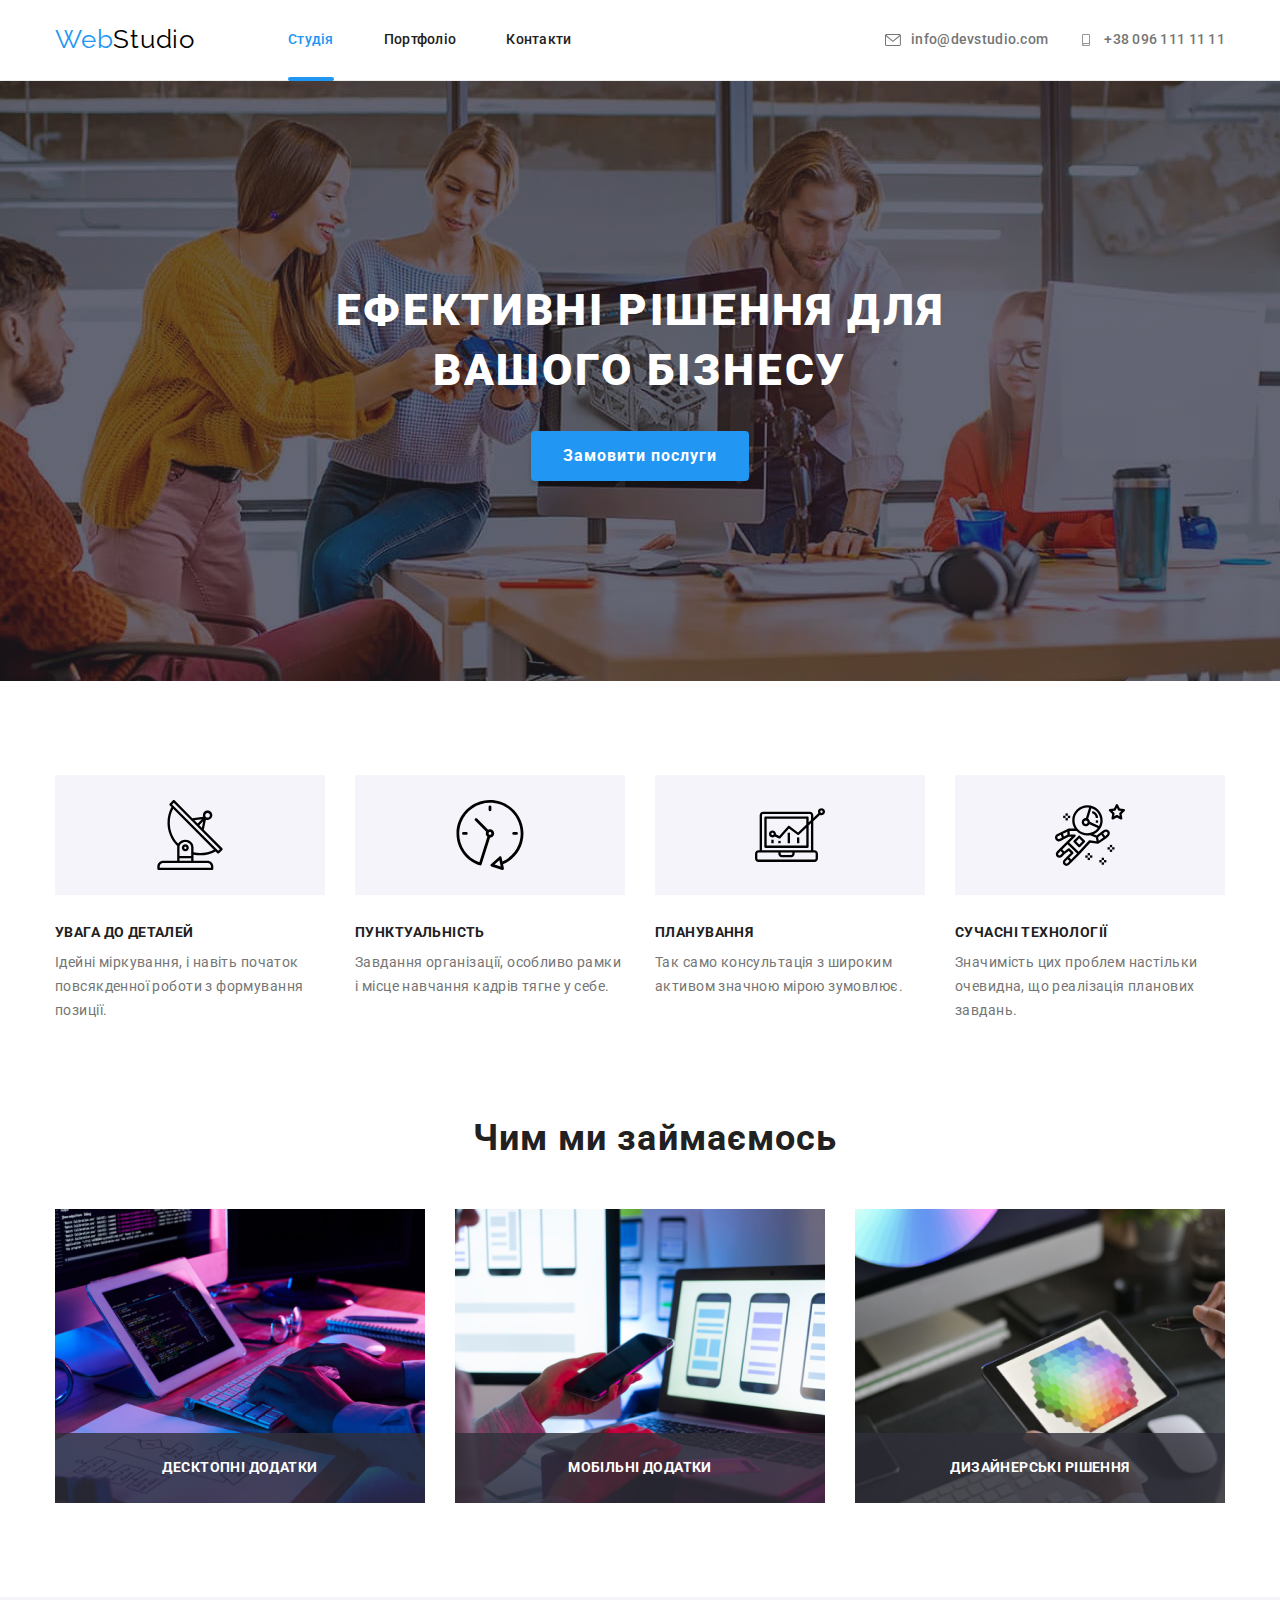
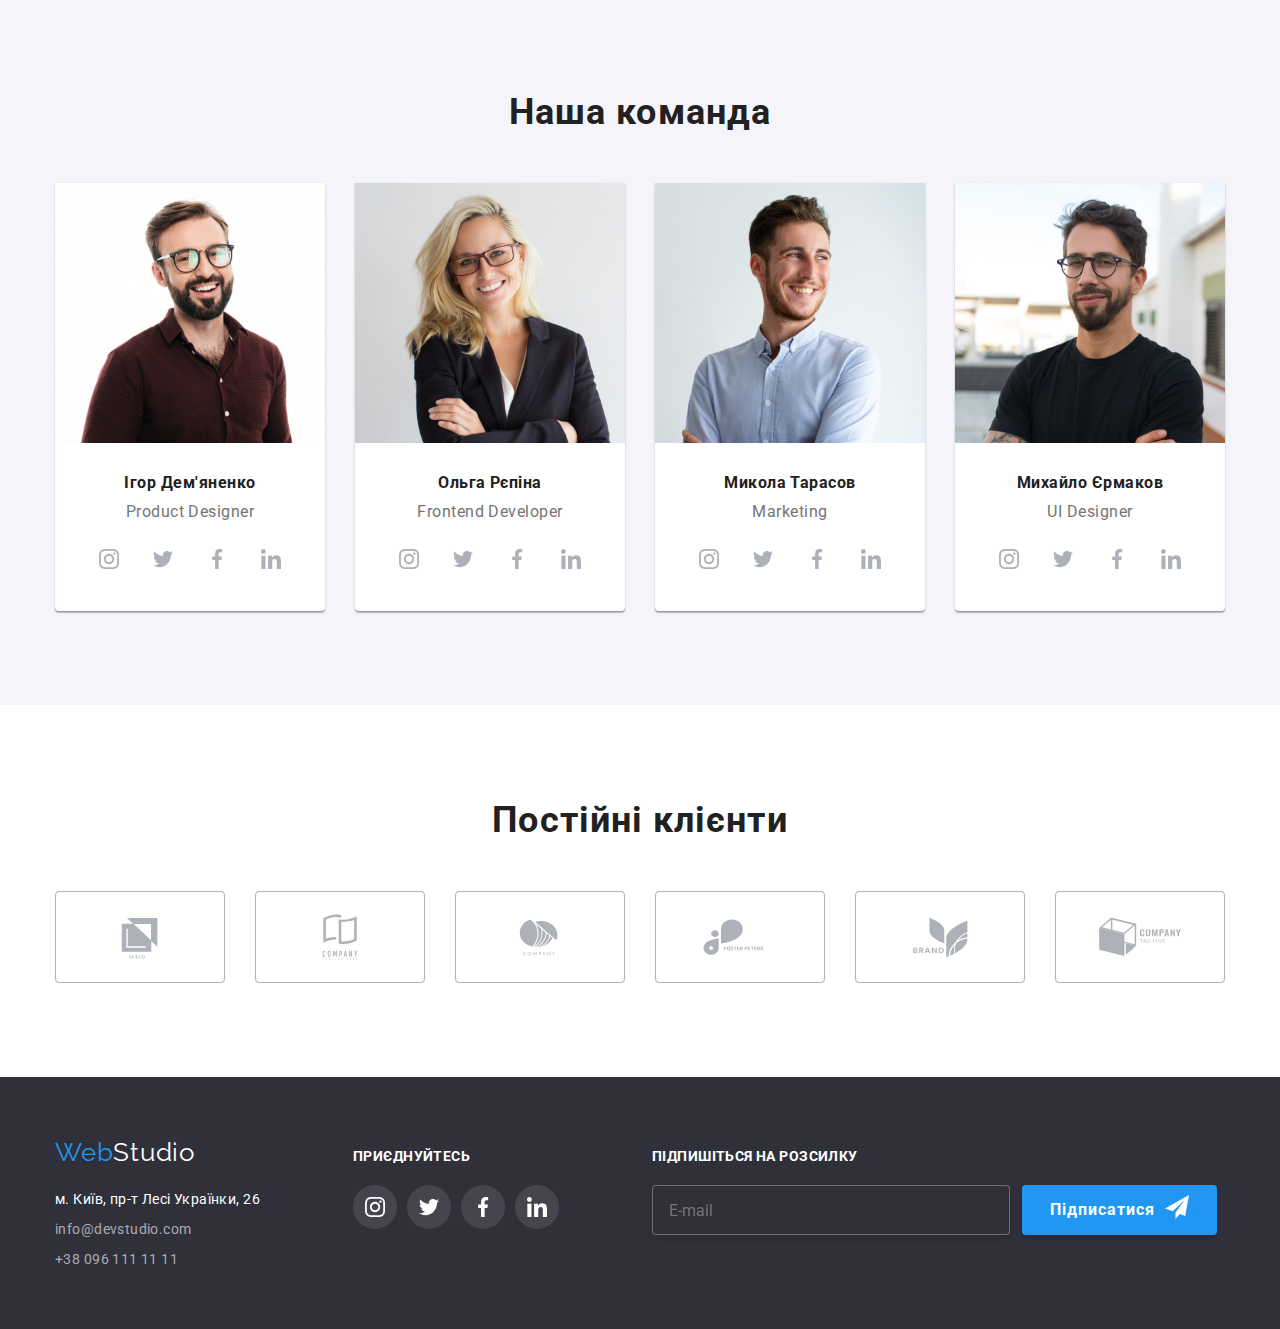
<file: index.html>
<!DOCTYPE html>
<html lang="en">
  <head>
    <meta charset="UTF-8" />
    <meta http-equiv="X-UA-Compatible" content="IE=edge" />
    <meta name="viewport" content="width=device-width, initial-scale=1.0" />
    <title>Document</title>
    <link
      href="https://fonts.googleapis.com/css2?family=Raleway:wght@700&family=Roboto:wght@400;500;700;900&display=swap"
      rel="stylesheet"
    />
    <link
      rel="stylesheet"
      href="https://cdn.jsdelivr.net/npm/modern-normalize@1.1.0/modern-normalize.min.css"
    />
    <link rel="stylesheet" href="./css/styles.css" />
  </head>
  <body>
    <!-- Шапка -->
    <header class="site-top underline">
      <div class="container flex">
        <a href="./index.html" class="site-top-logo" lang="en"
          ><span class="site-top-name">Web</span>Studio</a
        >
        <nav class="main-nav">
          <ul class="site-top-dots">
            <li class="item">
              <a class="site-top-link current" href="./index.html">Студія</a>
            </li>
            <li class="item">
              <a class="site-top-link" href="./portfolio.html">Портфоліо</a>
            </li>
            <li class="item">
              <div>
                <a class="site-top-link" href="/">Контакти</a>
              </div>
            </li>
          </ul>
        </nav>
        <ul class="site-top-dots">
          <li class="item-adress">
            <a class="site-top-email" href="mailto:info@devstudio.com"
              ><svg class="nav-img" width="16" height="12">
                <use href="./img/sprite.svg#envelope"></use></svg
              >info@devstudio.com</a
            >
          </li>
          <li class="item">
            <a class="site-top-tel" href="tel:+380961111111"
              ><svg class="nav-img" width="16" height="12">
                <use href="./img/sprite.svg#smartphone"></use></svg
              >+38 096 111 11 11</a
            >
          </li>
        </ul>
      </div>
    </header>

    <!-- Інформація з замовлення послуг -->
    <main>
      <section class="hero">
        <div class="container">
          <h1 class="hero-text">Ефективні рішення для вашого бізнесу</h1>
          <button class="hero-btn" data-modal-open type="button" name="Замовити послуги">
            Замовити послуги
          </button>
        </div>
      </section>

      <!-- Особливості -->
      <section class="spacials section">
        <div class="container">
          <ul class="spacials-dots section list">
            <li class="spacials-list">
              <div class="spacial-item">
                <svg width="70" height="70">
                  <use href="./img/sprite.svg#antenna"></use>
                </svg>
              </div>
              <h3 class="spacials-tittle">УВАГА ДО ДЕТАЛЕЙ</h3>
              <p class="spacials-text">
                Ідейні міркування, і навіть початок повсякденної роботи з формування позиції.
              </p>
            </li>
            <li class="spacials-list">
              <div class="spacial-item">
                <svg width="70" height="70">
                  <use href="./img/sprite.svg#clock"></use>
                </svg>
              </div>
              <h3 class="spacials-tittle">ПУНКТУАЛЬНІСТЬ</h3>
              <p class="spacials-text">
                Завдання організації, особливо рамки і місце навчання кадрів тягне у себе.
              </p>
            </li>
            <li class="spacials-list">
              <div class="spacial-item">
                <svg width="70" height="70">
                  <use href="./img/sprite.svg#diagram"></use>
                </svg>
              </div>
              <h3 class="spacials-tittle">ПЛАНУВАННЯ</h3>
              <p class="spacials-text">
                Так само консультація з широким активом значною мірою зумовлює.
              </p>
            </li>
            <li class="spacials-list">
              <div class="spacial-item">
                <svg width="70" height="70">
                  <use href="./img/sprite.svg#astronaut"></use>
                </svg>
              </div>
              <h3 class="spacials-tittle">СУЧАСНІ ТЕХНОЛОГІЇ</h3>
              <p class="spacials-text">
                Значимість цих проблем настільки очевидна, що реалізація планових завдань.
              </p>
            </li>
          </ul>
        </div>
      </section>

      <!-- Чим ми займаємось -->
      <section class="presentation section">
        <div class="container">
          <h2 class="presentation-tittle container">Чим ми займаємось</h2>
          <ul class="presentation-dots">
            <li class="presentation-list">
              <div class="relative">
                <img
                  class="picture"
                  src="./img/box1.jpg"
                  alt="написание кода"
                  width="370"
                  height="294"
                />
                <h3 class="subtitle">Десктопні додатки</h3>
              </div>
            </li>
            <li class="presentation-list">
              <div class="relative">
                <img
                  class="picture"
                  src="./img/box2.jpg"
                  alt="написание кода"
                  width="370"
                  height="294"
                />
                <h3 class="subtitle">Мобільні додатки</h3>
              </div>
            </li>
            <li class="presentation-list">
              <div class="relative">
                <img
                  class="picture"
                  src="./img/box3.jpg"
                  alt="написание кода"
                  width="370"
                  height="294"
                />
                <h3 class="subtitle">Дизайнерські рішення</h3>
              </div>
            </li>
          </ul>
        </div>
      </section>

      <!-- Наша команда -->
      <section class="team section">
        <h2 class="team-tittle container">Наша команда</h2>
        <ul class="team-dots container">
          <li class="team-list">
            <div class="team-area">
              <img
                src="./img/foto1.jpg"
                alt="Product Designer Ігор Дем'яненко"
                width="270"
                height="260"
              />
              <div class="team-area-footer">
                <h3 class="team-name">Ігор Дем'яненко</h3>
                <p class="team-job">Product Designer</p>
              </div>
              <ul class="list-link">
                <li class="social-box">
                  <a class="social-link" href="">
                    <svg class="social-icon" width="20" height="20">
                      <use href="./img/sprite.svg#instagram"></use>
                    </svg>
                  </a>
                </li>
                <li class="social-box">
                  <a class="social-link" href="">
                    <svg class="social-icon" width="20" height="20">
                      <use href="./img/sprite.svg#twitter"></use>
                    </svg>
                  </a>
                </li>
                <li class="social-box">
                  <a class="social-link" href="">
                    <svg class="social-icon" width="20" height="20">
                      <use href="./img/sprite.svg#facebook"></use>
                    </svg>
                  </a>
                </li>
                <li class="social-box">
                  <a class="social-link" href="">
                    <svg class="social-icon" width="20" height="20">
                      <use href="./img/sprite.svg#linkedin"></use>
                    </svg>
                  </a>
                </li>
              </ul>
            </div>
          </li>
          <li class="team-list">
            <div class="team-area">
              <img
                src="./img/foto2.jpg"
                alt="Frontend Developer Ольга Рєпіна"
                width="270"
                height="260"
              />
              <div class="team-area-footer">
                <h3 class="team-name">Ольга Рєпіна</h3>
                <p class="team-job">Frontend Developer</p>
              </div>
              <ul class="list-link">
                <li>
                  <a class="social-link" href="">
                    <svg class="social-icon" width="20" height="20">
                      <use href="./img/sprite.svg#instagram"></use>
                    </svg>
                  </a>
                </li>
                <li>
                  <a class="social-link" href="">
                    <svg class="social-icon" width="20" height="20">
                      <use href="./img/sprite.svg#twitter"></use>
                    </svg>
                  </a>
                </li>
                <li>
                  <a class="social-link" href="">
                    <svg class="social-icon" width="20" height="20">
                      <use href="./img/sprite.svg#facebook"></use>
                    </svg>
                  </a>
                </li>
                <li>
                  <a class="social-link" href="">
                    <svg class="social-icon" width="20" height="20">
                      <use href="./img/sprite.svg#linkedin"></use>
                    </svg>
                  </a>
                </li>
              </ul>
            </div>
          </li>
          <li class="team-list">
            <div class="team-area">
              <img src="./img/foto3.jpg" alt="Marketing Микола Тарасов" width="270" height="260" />
              <div class="team-area-footer">
                <h3 class="team-name">Микола Тарасов</h3>
                <p class="team-job">Marketing</p>
              </div>
              <ul class="list-link">
                <li>
                  <a class="social-link" href="">
                    <svg class="social-icon" width="20" height="20">
                      <use href="./img/sprite.svg#instagram"></use>
                    </svg>
                  </a>
                </li>
                <li>
                  <a class="social-link" href="">
                    <svg class="social-icon" width="20" height="20">
                      <use href="./img/sprite.svg#twitter"></use>
                    </svg>
                  </a>
                </li>
                <li>
                  <a class="social-link" href="">
                    <svg class="social-icon" width="20" height="20">
                      <use href="./img/sprite.svg#facebook"></use>
                    </svg>
                  </a>
                </li>
                <li>
                  <a class="social-link" href="">
                    <svg class="social-icon" width="20" height="20">
                      <use href="./img/sprite.svg#linkedin"></use>
                    </svg>
                  </a>
                </li>
              </ul>
            </div>
          </li>
          <li class="team-list">
            <div class="team-area">
              <img
                src="./img/foto4.jpg"
                alt="UI Designer Михайло Єрмаков"
                width="270"
                height="260"
              />
              <div class="team-area-footer">
                <h3 class="team-name">Михайло Єрмаков</h3>
                <p class="team-job">UI Designer</p>
              </div>
              <ul class="list-link">
                <li>
                  <a class="social-link" href="">
                    <svg class="social-icon" width="20" height="20">
                      <use href="./img/sprite.svg#instagram"></use>
                    </svg>
                  </a>
                </li>
                <li>
                  <a class="social-link" href="">
                    <svg class="social-icon" width="20" height="20">
                      <use href="./img/sprite.svg#twitter"></use>
                    </svg>
                  </a>
                </li>
                <li>
                  <a class="social-link" href="">
                    <svg class="social-icon" width="20" height="20">
                      <use href="./img/sprite.svg#facebook"></use>
                    </svg>
                  </a>
                </li>
                <li>
                  <a class="social-link" href="">
                    <svg class="social-icon" width="20" height="20">
                      <use href="./img/sprite.svg#linkedin"></use>
                    </svg>
                  </a>
                </li>
              </ul>
            </div>
          </li>
        </ul>
      </section>

      <!-- Постійні клієнти -->
      <section class="client section">
        <h2 class="client-tittle">Постійні клієнти</h2>
        <ul class="client-dots">
          <li class="client-list">
            <a class="client-item" href="#"
              ><svg class="client-icon" width="170" height="92">
                <use href="./img/sprite.svg#logo-one"></use></svg
            ></a>
          </li>
          <li class="client-list">
            <a class="client-item" href=""
              ><svg class="client-icon" width="170" height="92">
                <use href="./img/sprite.svg#logo-two"></use></svg
            ></a>
          </li>
          <li class="client-list">
            <a class="client-item" href=""
              ><svg class="client-icon" width="170" height="92">
                <use href="./img/sprite.svg#logo-three"></use></svg
            ></a>
          </li>
          <li class="client-list">
            <a class="client-item" href=""
              ><svg class="client-icon" width="170" height="92">
                <use href="./img/sprite.svg#logo-four"></use></svg
            ></a>
          </li>
          <li class="client-list">
            <a class="client-item" href=""
              ><svg class="client-icon" width="170" height="92">
                <use href="./img/sprite.svg#logo-five"></use></svg
            ></a>
          </li>
          <li class="client-list">
            <a class="client-item" href=""
              ><svg class="client-icon" width="170" height="92">
                <use href="./img/sprite.svg#logo-six"></use></svg
            ></a>
          </li>
        </ul>
      </section>
    </main>

    <!-- Підвал -->
    <footer class="footr">
      <div class="container footer-box">
        <div>
          <div class="footer-a">
            <a class="footr-logo" href="./index.html"><span class="footr-name">Web</span>Studio</a>
          </div>
          <div class="footer-adres">
            <address>
              <ul class="footr-dots">
                <li class="footr-list">
                  <a class="footr-address" href="https://www.google.com/maps/preview"
                    >м. Київ, пр-т Лесі Українки, 26</a
                  >
                </li>
                <li class="footr-list">
                  <a class="footr-email" href="mailto:">info@devstudio.com</a>
                </li>
                <li class="footr-list">
                  <a class="footr-telefone" href="tel:+380961111111">+38 096 111 11 11</a>
                </li>
              </ul>
            </address>
          </div>
        </div>
        <div class="footer-links-box">
          <p class="footer-tittle">приєднуйтесь</p>
          <ul class="footer-list">
            <li>
              <a class="footer-link" href=""
                ><svg class="footer-icon" width="20" height="20">
                  <use href="./img/sprite.svg#instagram"></use></svg
              ></a>
            </li>
            <li>
              <a class="footer-link" href=""
                ><svg class="footer-icon" width="20" height="20">
                  <use href="./img/sprite.svg#twitter"></use></svg
              ></a>
            </li>
            <li>
              <a class="footer-link" href=""
                ><svg class="footer-icon" width="20" height="20">
                  <use href="./img/sprite.svg#facebook"></use></svg
              ></a>
            </li>
            <li>
              <a class="footer-link" href=""
                ><svg class="footer-icon" width="20" height="20">
                  <use href="./img/sprite.svg#linkedin"></use></svg
              ></a>
            </li>
          </ul>
        </div>
        <div>
          <p class="label-tittle">Підпишіться на розсилку</p>
          <form class="email-input">
            <input class="footer-input" type="email" placeholder="E-mail" name="Email" required />
            <button class="submit-btn" type="submit">
              Підписатися
              <svg class="submit-icon" width="24" height="24">
                <use href="./img/sprite.svg#icon-submit"></use>
              </svg>
            </button>
          </form>
        </div>
      </div>
    </footer>

    <!-- Модальне вікно -->
    <div class="backdrop is-hidden" data-modal>
      <div class="modal">
        <button class="button-close" data-modal-close>
          <svg class="button-close-icone" width="18" height="18">
            <use href="./img/sprite.svg#icon-close"></use>
          </svg>
        </button>
        <form class="form">
          <p class="modal-box">Залиште свої дані, ми вам передзвонимо</p>
          <div class="modal-relative">
            <label class="modal-label" for="user-name">Ім'я</label>
            <input
              class="message"
              type="text"
              id="user-name"
              name="user-name"
              maxlength="30"
              required
            />
            <svg class="modal-icon" width="18" height="18">
              <use href="./img/sprite.svg#icon-person"></use>
            </svg>
          </div>

          <div class="modal-relative">
            <label class="modal-label" for="user-tel">Телефон</label>
            <input
              class="message"
              type="tel"
              id="user-tel"
              name="user-tel"
              maxlength="10"
              required
            />
            <svg class="modal-icon" width="18" height="18">
              <use href="./img/sprite.svg#icon-phone"></use>
            </svg>
          </div>

          <div class="modal-relative">
            <label class="modal-label" for="user-mail">Пошта</label>
            <input class="message" type="email" id="user-mail" name="user-mail" required />
            <svg class="modal-icon" width="18" height="18">
              <use href="./img/sprite.svg#icon-email"></use>
            </svg>
          </div>

          <div class="modal-relative">
            <label class="modal-label" for="user-message">Коментар</label>
            <textarea
              id="user-message"
              class="textarea message"
              name="massage"
              placeholder="Введіть текст"
            ></textarea>
          </div>

          <label class="form-checkbox-label" for="privacy">
            <input
              class="form-checkbox-input visually-hidden"
              required
              type="checkbox"
              name="privacy"
              id="privacy"
            />
            <svg class="custom-checkbox-icon">
              <use class="custom-checkbox-sub-icon" href="./img/sprite.svg#checked"></use>
            </svg>
            Погоджуюся з розсилкою та приймаю&nbsp;

            <a href="" class="privacy-link"> Умови договору</a>
          </label>
          <button class="modal-btn" type="submit">Відправити</button>
        </form>
      </div>
    </div>

    <script src="./index.js"></script>
  </body>
</html>
</file>
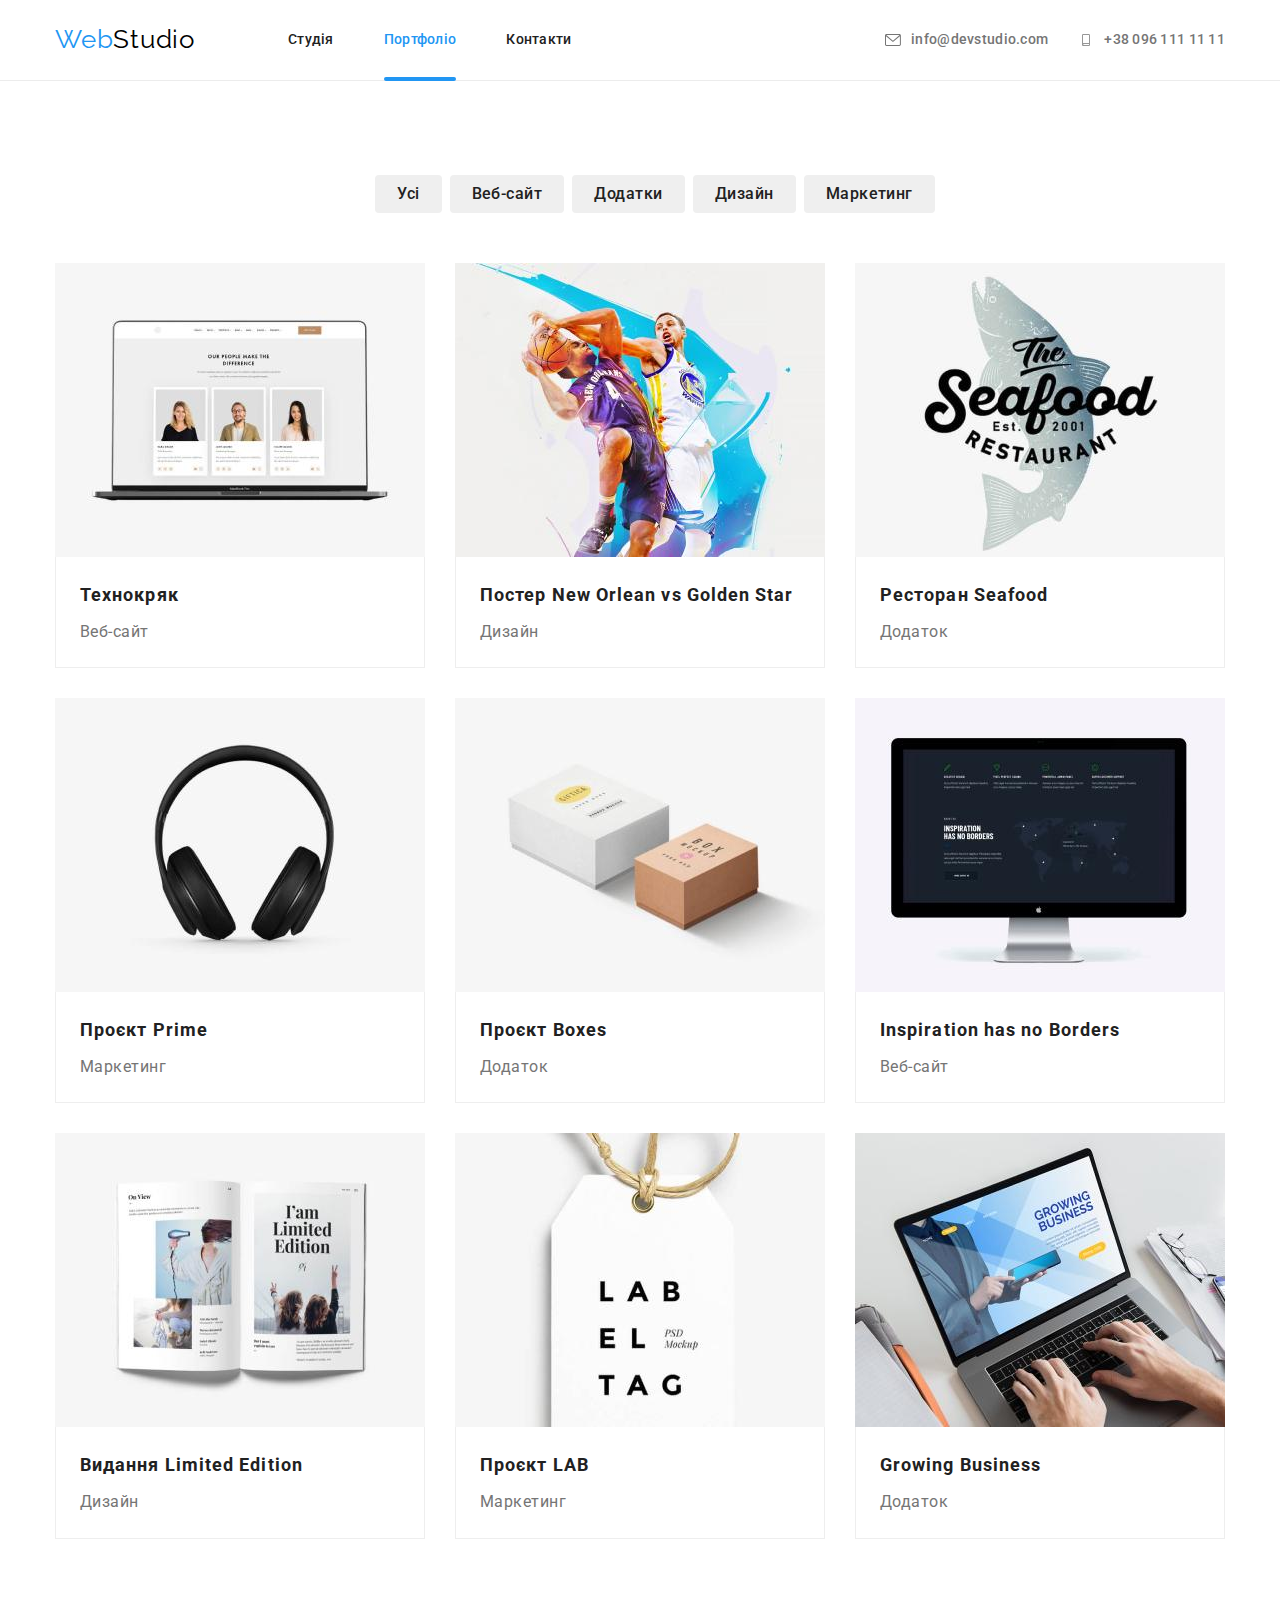
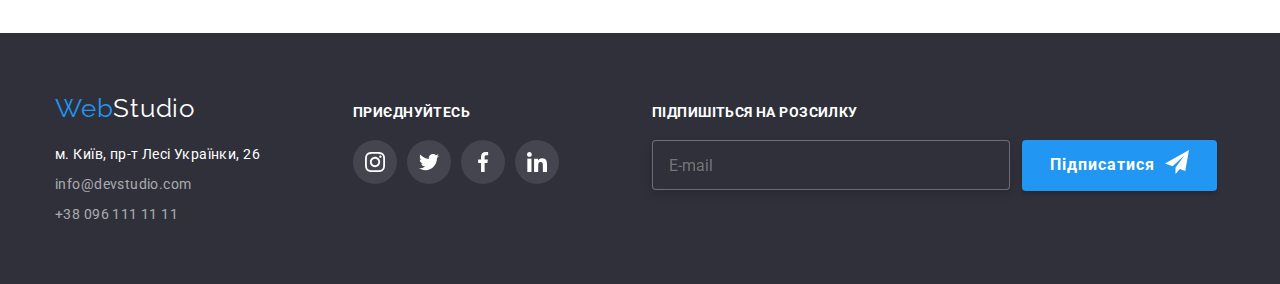
<file: portfolio.html>
<!DOCTYPE html>
<html lang="en">
  <head>
    <meta charset="UTF-8" />
    <meta http-equiv="X-UA-Compatible" content="IE=edge" />
    <meta name="viewport" content="width=device-width, initial-scale=1.0" />
    <title>Document</title>
    <link
      href="https://fonts.googleapis.com/css2?family=Raleway:wght@700&family=Roboto:wght@400;500;700;900&display=swap"
      rel="stylesheet"
    />
    <link
      rel="stylesheet"
      href="https://cdn.jsdelivr.net/npm/modern-normalize@1.1.0/modern-normalize.min.css"
    />
    <link rel="stylesheet" href="./css/styles.css" />
  </head>
  <body>
    <!-- Шапка -->
    <header class="site-top underline">
      <div class="container flex">
        <a href="./portfolio.html" class="site-top-logo" lang="en"
          ><span class="site-top-name">Web</span>Studio</a
        >
        <nav class="main-nav">
          <ul class="site-top-dots">
            <li class="item">
              <a class="site-top-link" href="./index.html">Студія</a>
            </li>
            <li class="item">
              <a class="site-top-link current" href="./portfolio.html">Портфоліо</a>
            </li>
            <li class="item">
              <a class="site-top-link" href="/">Контакти</a>
            </li>
          </ul>
        </nav>
        <ul class="site-top-dots">
          <li class="item-adress">
            <a class="site-top-email" href="mailto:info@devstudio.com"
              ><svg class="nav-img" width="16" height="12">
                <use href="./img/sprite.svg#envelope"></use></svg
              >info@devstudio.com</a
            >
          </li>
          <li class="item">
            <a class="site-top-tel" href="tel:+380961111111"
              ><svg class="nav-img" width="16" height="12">
                <use href="./img/sprite.svg#smartphone"></use></svg
              >+38 096 111 11 11</a
            >
          </li>
        </ul>
      </div>
    </header>

    <!-- Портфоліо -->
    <main class="portfolio">
      <section class="section">
        <div class="container">
          <h1 class="visually-hidden">Що ми пропонуємо</h1>
          <ul class="portfolio-nav container">
            <li class="portfolio-nav-list">
              <button class="portfolio-bt" type="button" name="Усі">Усі</button>
            </li>
            <li class="portfolio-nav-list">
              <button class="portfolio-bt" type="button" name="Усі">Веб-сайт</button>
            </li>
            <li class="portfolio-nav-list">
              <button class="portfolio-bt" type="button" name="Усі">Додатки</button>
            </li>
            <li class="portfolio-nav-list">
              <button class="portfolio-bt" type="button" name="Усі">Дизайн</button>
            </li>
            <li class="portfolio-nav-list">
              <button class="portfolio-bt" type="button" name="Усі">Маркетинг</button>
            </li>
          </ul>
        </div>
        <ul class="portfolio-projects container card-set">
          <li class="portfolio-list">
            <a class="portfolio-box" href="">
              <div class="overlay-wrapper">
                <img src="./img/portfolio1.jpg" alt="Технокряк" width="370" height="294" />
                <div class="overlay">
                  <p class="overlay-text">
                    Ресурс пропонує комплексні пропозиції з різним рівнем функціоналу та сервісів.
                    Все це дозволить відвідувачу отримати вичерпні відомості про компанію чи
                    приватну особу.
                  </p>
                </div>
              </div>
              <div class="card-item">
                <h2 class="portfolio-picture">Технокряк</h2>
                <p class="portfolio-text">Веб-сайт</p>
              </div>
            </a>
          </li>
          <li class="portfolio-list">
            <a class="portfolio-box" href="">
              <div class="overlay-wrapper">
                <img
                  src="./img/portfolio2.jpg"
                  alt="Постер New Orlean vs Golden Star"
                  width="370"
                  height="294"
                />
                <div class="overlay">
                  <p class="overlay-text">
                    Ресурс пропонує комплексні пропозиції з різним рівнем функціоналу та сервісів.
                    Все це дозволить відвідувачу отримати вичерпні відомості про компанію чи
                    приватну особу.
                  </p>
                </div>
              </div>
              <div class="card-item">
                <h2 class="portfolio-picture">Постер New Orlean vs Golden Star</h2>
                <p class="portfolio-text">Дизайн</p>
              </div>
            </a>
          </li>
          <li class="portfolio-list">
            <a class="portfolio-box" href="">
              <div class="overlay-wrapper">
                <img src="./img/portfolio3.jpg" alt="Ресторан Seafood" width="370" height="294" />
                <div class="overlay">
                  <p class="overlay-text">
                    Ресурс пропонує комплексні пропозиції з різним рівнем функціоналу та сервісів.
                    Все це дозволить відвідувачу отримати вичерпні відомості про компанію чи
                    приватну особу.
                  </p>
                </div>
              </div>
              <div class="card-item">
                <h2 class="portfolio-picture">Ресторан Seafood</h2>
                <p class="portfolio-text">Додаток</p>
              </div>
            </a>
          </li>
          <li class="portfolio-list">
            <a class="portfolio-box" href="">
              <div class="overlay-wrapper">
                <img src="./img/portfolio4.jpg" alt="Проєкт Prime" width="370" height="294" />
                <div class="overlay">
                  <p class="overlay-text">
                    Ресурс пропонує комплексні пропозиції з різним рівнем функціоналу та сервісів.
                    Все це дозволить відвідувачу отримати вичерпні відомості про компанію чи
                    приватну особу.
                  </p>
                </div>
              </div>
              <div class="card-item">
                <h2 class="portfolio-picture">Проєкт Prime</h2>
                <p class="portfolio-text">Маркетинг</p>
              </div>
            </a>
          </li>
          <li class="portfolio-list">
            <a class="portfolio-box" href="">
              <div class="overlay-wrapper">
                <img src="./img/portfolio5.jpg" alt="Проєкт Boxes" width="370" height="294" />
                <div class="overlay">
                  <p class="overlay-text">
                    Ресурс пропонує комплексні пропозиції з різним рівнем функціоналу та сервісів.
                    Все це дозволить відвідувачу отримати вичерпні відомості про компанію чи
                    приватну особу.
                  </p>
                </div>
              </div>
              <div class="card-item">
                <h2 class="portfolio-picture">Проєкт Boxes</h2>
                <p class="portfolio-text">Додаток</p>
              </div>
            </a>
          </li>
          <li class="portfolio-list">
            <a class="portfolio-box" href="">
              <div class="overlay-wrapper">
                <img
                  src="./img/portfolio6.jpg"
                  alt="Inspiration has no Borders"
                  width="370"
                  height="294"
                />
                <div class="overlay">
                  <p class="overlay-text">
                    Ресурс пропонує комплексні пропозиції з різним рівнем функціоналу та сервісів.
                    Все це дозволить відвідувачу отримати вичерпні відомості про компанію чи
                    приватну особу.
                  </p>
                </div>
              </div>
              <div class="card-item">
                <h2 class="portfolio-picture">Inspiration has no Borders</h2>
                <p class="portfolio-text">Веб-сайт</p>
              </div>
            </a>
          </li>
          <li class="portfolio-list">
            <a class="portfolio-box" href="">
              <div class="overlay-wrapper">
                <img
                  src="./img/portfolio7.jpg"
                  alt="Видання Limited Edition"
                  width="370"
                  height="294"
                />
                <div class="overlay">
                  <p class="overlay-text">
                    Ресурс пропонує комплексні пропозиції з різним рівнем функціоналу та сервісів.
                    Все це дозволить відвідувачу отримати вичерпні відомості про компанію чи
                    приватну особу.
                  </p>
                </div>
              </div>
              <div class="card-item">
                <h2 class="portfolio-picture">Видання Limited Edition</h2>
                <p class="portfolio-text">Дизайн</p>
              </div>
            </a>
          </li>
          <li class="portfolio-list">
            <a class="portfolio-box" href="">
              <div class="overlay-wrapper">
                <img src="./img/portfolio8.jpg" alt="Проєкт LAB" width="370" height="294" />
                <div class="overlay">
                  <p class="overlay-text">
                    Ресурс пропонує комплексні пропозиції з різним рівнем функціоналу та сервісів.
                    Все це дозволить відвідувачу отримати вичерпні відомості про компанію чи
                    приватну особу.
                  </p>
                </div>
              </div>
              <div class="card-item">
                <h2 class="portfolio-picture">Проєкт LAB</h2>
                <p class="portfolio-text">Маркетинг</p>
              </div>
            </a>
          </li>
          <li class="portfolio-list">
            <a class="portfolio-box" href="">
              <div class="overlay-wrapper">
                <img src="./img/portfolio9.jpg" alt="Growing Business" width="370" height="294" />
                <div class="overlay">
                  <p class="overlay-text">
                    Ресурс пропонує комплексні пропозиції з різним рівнем функціоналу та сервісів.
                    Все це дозволить відвідувачу отримати вичерпні відомості про компанію чи
                    приватну особу.
                  </p>
                </div>
              </div>
              <div class="card-item">
                <h2 class="portfolio-picture">Growing Business</h2>
                <p class="portfolio-text">Додаток</p>
              </div>
            </a>
          </li>
        </ul>
      </section>
    </main>

    <!-- Контакти -->
    <footer class="footr">
      <div class="container footer-box">
        <div>
          <div class="footer-a">
            <a class="footr-logo" href="./portfolio.html"
              ><span class="footr-name">Web</span>Studio</a
            >
          </div>
          <div class="footer-adres">
            <address>
              <ul class="footr-dots">
                <li class="footr-list">
                  <a class="footr-address" href="https://www.google.com/maps/preview"
                    >м. Київ, пр-т Лесі Українки, 26</a
                  >
                </li>
                <li class="footr-list">
                  <a class="footr-email" href="mailto:">info@devstudio.com</a>
                </li>
                <li class="footr-list">
                  <a class="footr-telefone" href="tel:+380961111111">+38 096 111 11 11</a>
                </li>
              </ul>
            </address>
          </div>
        </div>
        <div class="footer-links-box">
          <p class="footer-tittle">приєднуйтесь</p>
          <ul class="footer-list">
            <li>
              <a class="footer-link" href=""
                ><svg class="footer-icon" width="20" height="20">
                  <use href="./img/sprite.svg#instagram"></use></svg
              ></a>
            </li>
            <li>
              <a class="footer-link" href=""
                ><svg class="footer-icon" width="20" height="20">
                  <use href="./img/sprite.svg#twitter"></use></svg
              ></a>
            </li>
            <li>
              <a class="footer-link" href=""
                ><svg class="footer-icon" width="20" height="20">
                  <use href="./img/sprite.svg#facebook"></use></svg
              ></a>
            </li>
            <li>
              <a class="footer-link" href=""
                ><svg class="footer-icon" width="20" height="20">
                  <use href="./img/sprite.svg#linkedin"></use></svg
              ></a>
            </li>
          </ul>
        </div>
        <div>
          <p class="label-tittle">Підпишіться на розсилку</p>
          <form class="email-input">
            <input class="footer-input" type="email" placeholder="E-mail" name="Email" required />
            <button class="submit-btn" type="submit">
              Підписатися
              <svg class="submit-icon" width="24" height="24">
                <use href="./img/sprite.svg#icon-submit"></use>
              </svg>
            </button>
          </form>
        </div>
      </div>
    </footer>
  </body>
</html>
</file>
<file: css/styles.css>
:root {
  --white: #ffffff;
  --whitesmoke: #f5f5f5;
  --black: #000000;
  --black-footer: rgba(255, 255, 255, 0.6);
  --blue: #2196f3;
  --grey: #757575;
  --nero: #212121;
  --black-rock: #2f303a;
}

h1,
h2,
h3,
h4,
h5,
h6,
p,
ul
{
  list-style: none;
  padding: 0;
  margin: 0;
} 

.container {
  width: 1200px;
  padding-left: 15px;
  padding-right: 15px;
  margin-left: auto;
  margin-right: auto;
}

.flex {
  display: flex;
  align-items: center
}

.card-set {
  display: flex;
  flex-wrap: wrap;
  gap: 30px;
}

.hero {
  max-width: 1600px;
  height: 600px;
  margin: 0 auto;

  background-image:linear-gradient(to right, rgba(47, 48, 58, 0.4), rgba(47, 48, 58, 0.4)), url(../img/background/background-hero.jpg);
  background-repeat: no-repeat;
  background-position: center;
  background-size: cover;
}

.section {
  padding-top: 94px;
  padding-bottom: 94px;
}

.list {
  margin: 0;
  padding: 0;
  list-style: none;
}

.visually-hidden {
  position: absolute;
  width: 1px;
  height: 1px;
  margin: -1px;
  border: 0;
  padding: 0;

  white-space: nowrap;
  clip-path: inset(100%);
  clip: rect(0 0 0 0);
  overflow: hidden;
}

.underline {
  border-bottom: 1px solid #ECECEC;
}

body {
  font-family: Roboto, sans-serif;
  color: var(--nero);
  background-color: var(--white);
}

/* ===========HEADER=========== */

.site-top-logo {
  color: var(--black);
  font-family: Raleway, sans-serif;
  text-decoration: none;
  line-height: 1.2;
  font-size: 26px;
  letter-spacing: 0.03em;

  padding-top: 24px;
  padding-bottom: 25px;
  margin-right: 93px;
  box-sizing: content-box;
}

.site-top-name {
  color: var(--blue);
}

.site-top-dots {
  display: flex;
  list-style: none;
  margin-left: auto;

  margin-top: 0;
  margin-bottom: 0;
}

.site-top-dots .item {
  margin-right: 50px;
}

.site-top-dots .item:last-child {
  margin-right: 0;
}

.site-top-dots .item-adress {
  margin-right: 30px;
}

.site-top-link {
  display: flex;
  color: var(--nero);
  font-weight: 500;
  text-decoration: none;
  line-height: 1.14;
  font-size: 14px;
  letter-spacing: 0.02em;

  padding-top: 32px;
  padding-bottom: 32px;

  transition: color 250ms cubic-bezier(0.4, 0, 0.2, 1);
}

.site-top-link:hover,
.site-top-link:focus {
  color: var(--blue);
}

.site-top-link.current {
  color: var(--blue);
  position: relative;

  transition-property: background-color 250ms cubic-bezier(0.4, 0, 0.2, 1);;
}

.site-top-link.current::after {
  position: absolute;
  bottom: -1px;
  left: 0px;

  content: "";
  width: 100%;
  height: 4px;
  border-radius: 2px;
  background-color: var(--blue)
}

.item {
  position: relative;
}

.site-top-link:hover::after {
  position: absolute;
  bottom: -1px;
  left: 0px;
  
  content: "";
  width: 100%;
  height: 4px;
  border-radius: 2px;
  background-color: var(--blue)
}

.site-top-link::after {
  content: "";
  background-color: transparent;
  transition: background-color 250ms cubic-bezier(0.4, 0, 0.2, 1);
}

.site-top-email,
.site-top-tel {
  display: flex;
  align-items: center;

  color: var(--grey);
  font-weight: 500;
  line-height: 1.14;
  text-decoration: none;
  font-size: 14px;
  letter-spacing: 0.02em;

  padding-top: 32px;
  padding-bottom: 32px;

  transition: color 250ms cubic-bezier(0.4, 0, 0.2, 1);
}

.site-top-email:hover,
.site-top-email:focus,
.site-top-tel:hover,
.site-top-tel:focus {
  color: var(--blue);
}

.nav-img {
  fill: currentColor;
  margin-right: 10px;
}

/* ===========HERO=========== */

.hero {
  background-color: var(--black-rock);
  text-align: center;
  padding-top: 200px;
  padding-bottom: 200px;
}

.hero-text {
  font-weight: 900;
  line-height: 1.36;
  color: var(--white);
  font-size: 44px;
  text-align: center;
  letter-spacing: 0.06em;
  text-transform: uppercase;

  max-width: 696px;
  margin-left: auto;
  margin-right: auto;
  margin-bottom: 30px;
}

.hero-btn {
  font-family: inherit;
  color: var(--white);
  background-color: var(--blue);
  font-weight: 700;
  line-height: 1.88;
  font-size: 16px;
  letter-spacing: 0.06em;

  border: none;
  border-radius: 4px;
  padding: 10px 32px;
  box-shadow: 0px 4px 4px rgba(0, 0, 0, 0.15);

  transition: background-color 250ms cubic-bezier(0.4, 0, 0.2, 1);
}

.hero-btn:hover,
.hero-btn:focus {
  cursor: pointer;
  background-color: #188CE8;
}



/* ============SPACIALS SECTION=========== */

.spacials-dots {
  display: flex;
  gap: 30px;
}

.spacials-list {
  flex-basis: calc((100% - 30px * 3 ) / 4);
  width: 270px;
}

.spacial-item{
  display: flex;
  height: 120px;
  justify-content: center;
  align-items: center;
  margin-bottom: 30px;
  background-color: #F5F4FA;;
}

.spacials-tittle {
  color: var(--nero);
  font-size: 14px;
  line-height: 1.14;
  font-size: 14px;
  letter-spacing: 0.03em;
  text-transform: uppercase;

  padding: 0;
  margin-bottom: 10px;
}

.spacials-text {
  color: var(--grey);
  font-size: 14px;
  font-weight: 400;
  line-height: 1.71;
  font-size: 14px;
  letter-spacing: 0.03em;
}

/* ==========PRESENTATION SECTION========= */

.presentation {
  padding-top: 0;
}

.presentation-tittle,
.team-tittle,
.client-tittle {
  color: var(--nero);
  font-size: 36px;
  font-weight: 700;
  line-height: 1.17;
  text-align: center;
  letter-spacing: 0.03em;

  margin-bottom: 50px;
  justify-content: center;
}

.presentation-dots,
.team-dots {
  list-style: none;
  display: flex;
  gap: 30px;
  margin-top: 0;
  margin-bottom: 0;
  line-height: 0;
}

.presentation-list {
  flex-basis: calc(( 100% - 30px * 2) / 3);
}

.relative {
  position: relative;
  width: 370px;
}

.subtitle {
  position: absolute;
  width: 100%;
  background-color: rgba(47, 48, 58, 0.8);
  bottom: 0;

  font-size: 14px;
  font-weight: 700;
  line-height: 1.14;
  text-align: center;
  letter-spacing: 0.03em;
  text-transform: uppercase;
  color: #FFFFFF;

  padding-top: 27px;
  padding-bottom: 27px;
}

/* ===========TEAM SECTION=========== */

.team {
  background-color: #f5f4fa;
  padding-bottom: 94px;
}

.team-list {
  flex-basis: calc(( 100% - 30px * 3) / 4);
}

.team-area {
  background-color: var(--white);
  border-radius: 0 0 4px 4px;
  box-shadow: 0px 1px 3px rgba(0, 0, 0, 0.12), 0px 1px 1px rgba(0, 0, 0, 0.14), 0px 2px 1px rgba(0, 0, 0, 0.2);
}

.team-area-footer {
  padding-top: 30px;
  padding-bottom: 16px;
}

.team-dots {
  list-style: none;
}

.team-name {
  color: var(--nero);
  font-size: 16px;
  line-height: 1.19;
  letter-spacing: 0.03em;
  text-align: center;

  margin-bottom: 10px;
}

.team-job {
  color: var(--grey);
  line-height: 1.19;
  letter-spacing: 0.03em;
  text-align: center;
}

.list-link {
  display: flex;
  justify-content: center;
  padding-bottom: 30px;
 
  border-radius: 0px 0px 4px 4px;
  gap: 10px;
}

.social-link {
  display: flex;
  flex-direction: row;
  justify-content: center;
  align-items: center;
  width: 44px;
  height: 44px;
  border-radius: 50%;
  fill: #AFB1B8;

  transition: background-color 250ms cubic-bezier(0.4, 0, 0.2, 1);
}

.social-link:hover,
.social-link:focus {
  background-color: var(--blue);
  outline: transparent;
}

.social-link:hover .social-icon,
.social-link:focus .social-icon {
  fill: var(--white);
}

.social-icon {
  transition: fill 250ms cubic-bezier(0.4, 0, 0.2, 1);
}

/* ===========CLIENTS SECTION============ */

.client-tittle {
  margin-right: auto;
  margin-left: auto;
  margin-bottom: 50px;
}

.client-dots {
  display: flex;
  justify-content: center;
  gap: 30px;
}

.client-item {
  display: flex;
  height: 92px;
  width: 170px;
  border: 1px solid rgba(175, 177, 184, 1);
  border-radius: 4px;
  color: #AFB1B8;

  transition: color 250ms cubic-bezier(0.4, 0, 0.2, 1), border 250ms cubic-bezier(0.4, 0, 0.2, 1);
}

.client-item:hover,
.client-item:focus {
  border-color: var(--blue);
  color: var(--blue);
  outline: transparent;
}

.client-icon {
  fill: currentColor;
}

/* =============PORTFOLIO============== */
.portfolio {
  background-color: var(--white);
}

.portfolio-nav {
  display: flex;
  flex-direction: row;
  justify-content: center;

  list-style: none;
  margin-top: 0;
  margin-bottom: 50px;
  gap: 8px;
}

.portfolio-bt {
  font-style: inherit;
  color: var(--nero);
  cursor: pointer;
  font-weight: 500;
  line-height: 1.63;
  letter-spacing: 0.03em;

  padding: 6px 22px;
  border: none;
  border-radius: 4px;

  transition: color 250ms cubic-bezier(0.4, 0, 0.2, 1), background-color 250ms cubic-bezier(0.4, 0, 0.2, 1), box-shadow 250ms cubic-bezier(0.4, 0, 0.2, 1);
}

.portfolio-bt:hover,
.portfolio-bt:focus {
  color: var(--white);
  border: var(--blue);
  background-color: var(--blue);
  box-shadow: 0px 3px 1px rgba(0, 0, 0, 0.1),
    0px 1px 2px rgba(0, 0, 0, 0.08),
    0px 2px 2px rgba(0, 0, 0, 0.12);
}

.portfolio-projects {
  line-height: 0;
}

.portfolio-list {
  flex-basis: calc((100% - 30px * 2) / 3);
  position: relative;
}

.portfolio-box:hover,
.portfolio-box:focus {
  box-shadow: 0px 1px 1px rgba(0, 0, 0, 0.12), 0px 4px 4px rgba(0, 0, 0, 0.06), 1px 4px 6px rgba(0, 0, 0, 0.16);
  outline: none;
}

.portfolio-box {
  display: block;
  text-decoration: none;
  transition: box-shadow 250ms cubic-bezier(0.4, 0, 0.2, 1);
}

.overlay-wrapper {
  position: relative;
  overflow: hidden;
}

.overlay {
  position: absolute;
  top: 0;
  left: 0;
  width: 100%;
  height: 100%;

  transform: translateY(100%);
  transition: transform 250ms cubic-bezier(0.4, 0, 0.2, 1);
}

.overlay-text {
  font-size: 18px;
  line-height: 1.56;
  letter-spacing: 0.03em;
  color: var(--white);
  background-color: var(--blue);
  
  padding: 63px 24px;
}

.portfolio-box:hover .overlay,
.portfolio-box:focus .overlay {
  transform: translateY(0);
}

.card-item {
  padding: 20px 24px;
  border-left: 1px solid #EEEEEE;
  border-right: 1px solid #EEEEEE;
  border-bottom: 1px solid #EEEEEE;
} 

.portfolio-picture {
  color: var(--nero);
  font-size: 18px;
  line-height: 2;
  letter-spacing: 0.06em;

  margin-bottom: 4px;
  margin-top: 0;
}

.portfolio-text {
  color: var(--grey);
  font-size: 16px;
  line-height: 1.88;
  letter-spacing: 0.03em;
  margin-bottom: 0;
  margin-top: 0;
}

/* =================FOOTER================ */
.footr {
  background-color: var(--black-rock);

  display: flex;
  flex-direction: column;
  align-items: flex-start;
  padding-top: 60px;
  padding-bottom: 60px;
}

.footr-list {
  height: 21px;
}

.footr-list:not(:last-child) {
  margin-bottom: 9px;
}

.footer-a {
  margin-bottom: 20px;
}

.footr-logo {
  font-family: Raleway;
  font-size: 26px;
  color: var(--white);
  text-decoration: none;
  line-height: 1.19;
  letter-spacing: 0.03em;
}

.footr-name {
  color: var(--blue);
}

.footr-dots {
  text-decoration: none;
  list-style: none;

  display: flex;
  flex-direction: column;
  margin-top: 0;
  margin-bottom: 0;
}

.footr-address {
  list-style: none;
  font-weight: 400;
  font-size: 14px;
  line-height: 1.71;
  letter-spacing: 0.03em;
  font-style: normal;
  color: var(--white);
  text-decoration: none;
}

.footr-email {
  list-style: none;
  font-weight: 400;
  font-size: 14px;
  line-height: 1.71;
  letter-spacing: 0.03em;
  font-style: normal;
  color: var(--black-footer);
  text-decoration: none;

  transition: color 250ms cubic-bezier(0.4, 0, 0.2, 1);
}

.footr-email:hover,
.footr-email:focus {
  color: var(--blue);
}

.footr-telefone {
  list-style: none;
  font-weight: 400;
  font-size: 14px;
  line-height: 1.71;
  letter-spacing: 0.03em;
  font-style: normal;
  color: var(--black-footer);
  text-decoration: none;

  transition: color 250ms cubic-bezier(0.4, 0, 0.2, 1);
}

.footr-telefone:hover,
.footr-telefone:focus {
  color: var(--blue);
}

.footer-box {
  display: flex;
  align-items: baseline;
}

.footer-links-box {
  margin: 0 93px;
}

.footer-tittle,
.label-tittle {
  font-weight: 700;
  font-size: 14px;
  line-height: 1.14;
  letter-spacing: 0.03em;
  text-transform: uppercase;
  color: #FFFFFF;

  margin-bottom: 20px;
}

.footer-list {
  display: flex;
  gap: 10px;
}

.footer-link {
  display: flex;
  flex-direction: row;
  justify-content: center;
  align-items: center;
  width: 44px;
  height: 44px;
  border-radius: 50%;
  fill: var(--white);
  background-color: rgba(255, 255, 255, 0.1);
  transition: background-color 250ms cubic-bezier(0.4, 0, 0.2, 1);
}

.footer-link:hover,
.footer-link:focus {
  background-color: var(--blue);
  outline: transparent;
}

.footer-link:hover .footer-icon,
.footer-link:focus .footer-icon {
  fill: var(--white);
}

.email-input {
  display: flex;
}

.footer-input {
  width: 358px;
  height: 50px;
  border: 1px solid rgba(255, 255, 255, 0.3);
  filter: drop-shadow(0px 4px 4px rgba(0, 0, 0, 0.15));
  border-radius: 4px;
  padding-left: 16px;
  outline: transparent;
  cursor: pointer;

  background-color: var(--black-rock);
  transition: border-color 250ms cubic-bezier(0.4, 0, 0.2, 1);
}

.footer-input:hover,
.footer-input:focus {
  border-color: var(--blue);
}

.submit-btn {
  display: flex;
  font-weight: 700;
  line-height: 1.88;
  letter-spacing: 0.06em;
  padding: 10px 28px;
  margin-left: 12px;

  color: var(--white);
  background-color: var(--blue);
  box-shadow: 0px 4px 4px rgba(0, 0, 0, 0.15);
  border-radius: 4px;
  border: none;

  transition: background-color 250ms cubic-bezier(0.4, 0, 0.2, 1);
}

.submit-btn:hover,
.submit-btn:focus {
  cursor: pointer;
  background-color: #188CE8;
}

.submit-box {
  display: flex;
  justify-content: center;
  align-items: center;
}

.submit-icon {
  fill: var(--white);
  margin-left: 10px;
}

/* ================BACKDROP============== */

.backdrop {
  position: fixed;
  top: 0;
  left: 0;
  width: 100vw;
  height: 100vh;
  background-color: rgba(0, 0, 0, 0.2);

  transition: opacity 250ms cubic-bezier(0.4, 0, 0.2, 1),
  visibility 250ms cubic-bezier(0.4, 0, 0.2, 1);
}

.backdrop.is-hidden {
  opacity: 0;
  visibility: hidden;
  pointer-events: none;
}

.backdrop.is-hidden .modal {
  transform: translate(-50%, -50%) scale(0.1);
}

.button-close {
  transition: fill 250ms cubic-bezier(0.4, 0, 0.2, 1);
}

.button-close:hover,
.button-close:focus {
  cursor: pointer;
  fill: var(--blue);
}

/* =============Модалка============ */

.modal {
  position: absolute;
  width: 528px;
  height: 581px;
  left: 50%;
  top: 50%;
  border-radius: 4px;
  padding: 40px;

  transform: translate(-50%, -50%) scale(1);
  background: #FFFFFF;
  transition: transform 250ms cubic-bezier(0.4, 0, 0.2, 1);
}

.button-close {
  position: absolute;
  top: 8px;
  right: 8px;
  border-radius: 50%;
  width: 30px;
  height: 30px;
  padding: 6px;

  display: flex;

  fill: var(--black);
  background-color: var(--white);
  border: 1px solid rgba(0, 0, 0, 0.1);
}

.form {
  display: flex;
  flex-direction: column;
}

.modal-box {
  font-weight: 700;
  font-size: 20px;
  text-align: center;
  letter-spacing: 0.03em;
  margin-bottom: 12px;
}

.modal-relative {
  position: relative;
  display: flex;
  flex-direction: column;
  margin-bottom: 10px;
}

.modal-label {
  margin-bottom: 4px;
  font-size: 12px;
  line-height: 1.16;
  letter-spacing: 0.01em;
  color: rgba(117, 117, 117, 1);  
}

.message {
  padding: 12px 16px;
  font-size: 12px;
  line-height: 1.16;
  letter-spacing: 0.01em;
  width: 448px;
  height: 40px;
  cursor: pointer;
  padding: 12px 0 12px 45px;
  
  border: 1px solid rgba(33, 33, 33, 0.2);
  border-radius: 4px;
  transition: border-color 250ms cubic-bezier(0.4, 0, 0.2, 1);
}

.message:hover,
.message:focus {
  border-color: var(--blue);
  outline: transparent;
}

.message:hover+.modal-icon,
.message:focus+.modal-icon {
  fill: var(--blue);
}

.modal-icon {
  position: absolute;
  left: 12px;
  bottom: 11px;

  cursor: pointer;
  transition: fill 250ms cubic-bezier(0.4, 0, 0.2, 1);
}

.textarea {
  resize: none;
  height: 120px;
  padding: 12px 16px;
}

.privacy-link {
  color: var(--blue);
}

.modal-btn {
  font-weight: 700;
  line-height: 1.88;
  letter-spacing: 0.06em;
  padding: 10px 52px;
  margin: auto;

  color: var(--white);
  background-color: var(--blue);
  box-shadow: 0px 4px 4px rgba(0, 0, 0, 0.15);
  border-radius: 4px;
  border: none;
  cursor: pointer;
  transition: background-color 250ms cubic-bezier(0.4, 0, 0.2, 1);
}

.modal-btn:hover,
.modal-btn:focus {
  background-color: #188CE8;
}

.form-checkbox-label {
  display: flex;
  align-items: center;
  font-size: 14px;
  line-height: calc(24 / 14);
  letter-spacing: 0.03em;
  color: var(--grey);
  margin-bottom: 30px;
    margin-top: 20px;
    justify-content: center;
}

.custom-checkbox-icon {
  margin-right: 7px;
  width: 16px;
  height: 15px;
  border: 2px solid black;
  border-radius: 2px;
  cursor: pointer;
}

.form-checkbox-input:checked+.custom-checkbox-icon {
  background-color: var(--blue);
  fill: var(--white);
  border: transparent;
}

.custom-checkbox-sub-icon {
  display: none;
}

.form-checkbox-input:checked+.custom-checkbox-icon .custom-checkbox-sub-icon {
  display: block;
}
</file>
